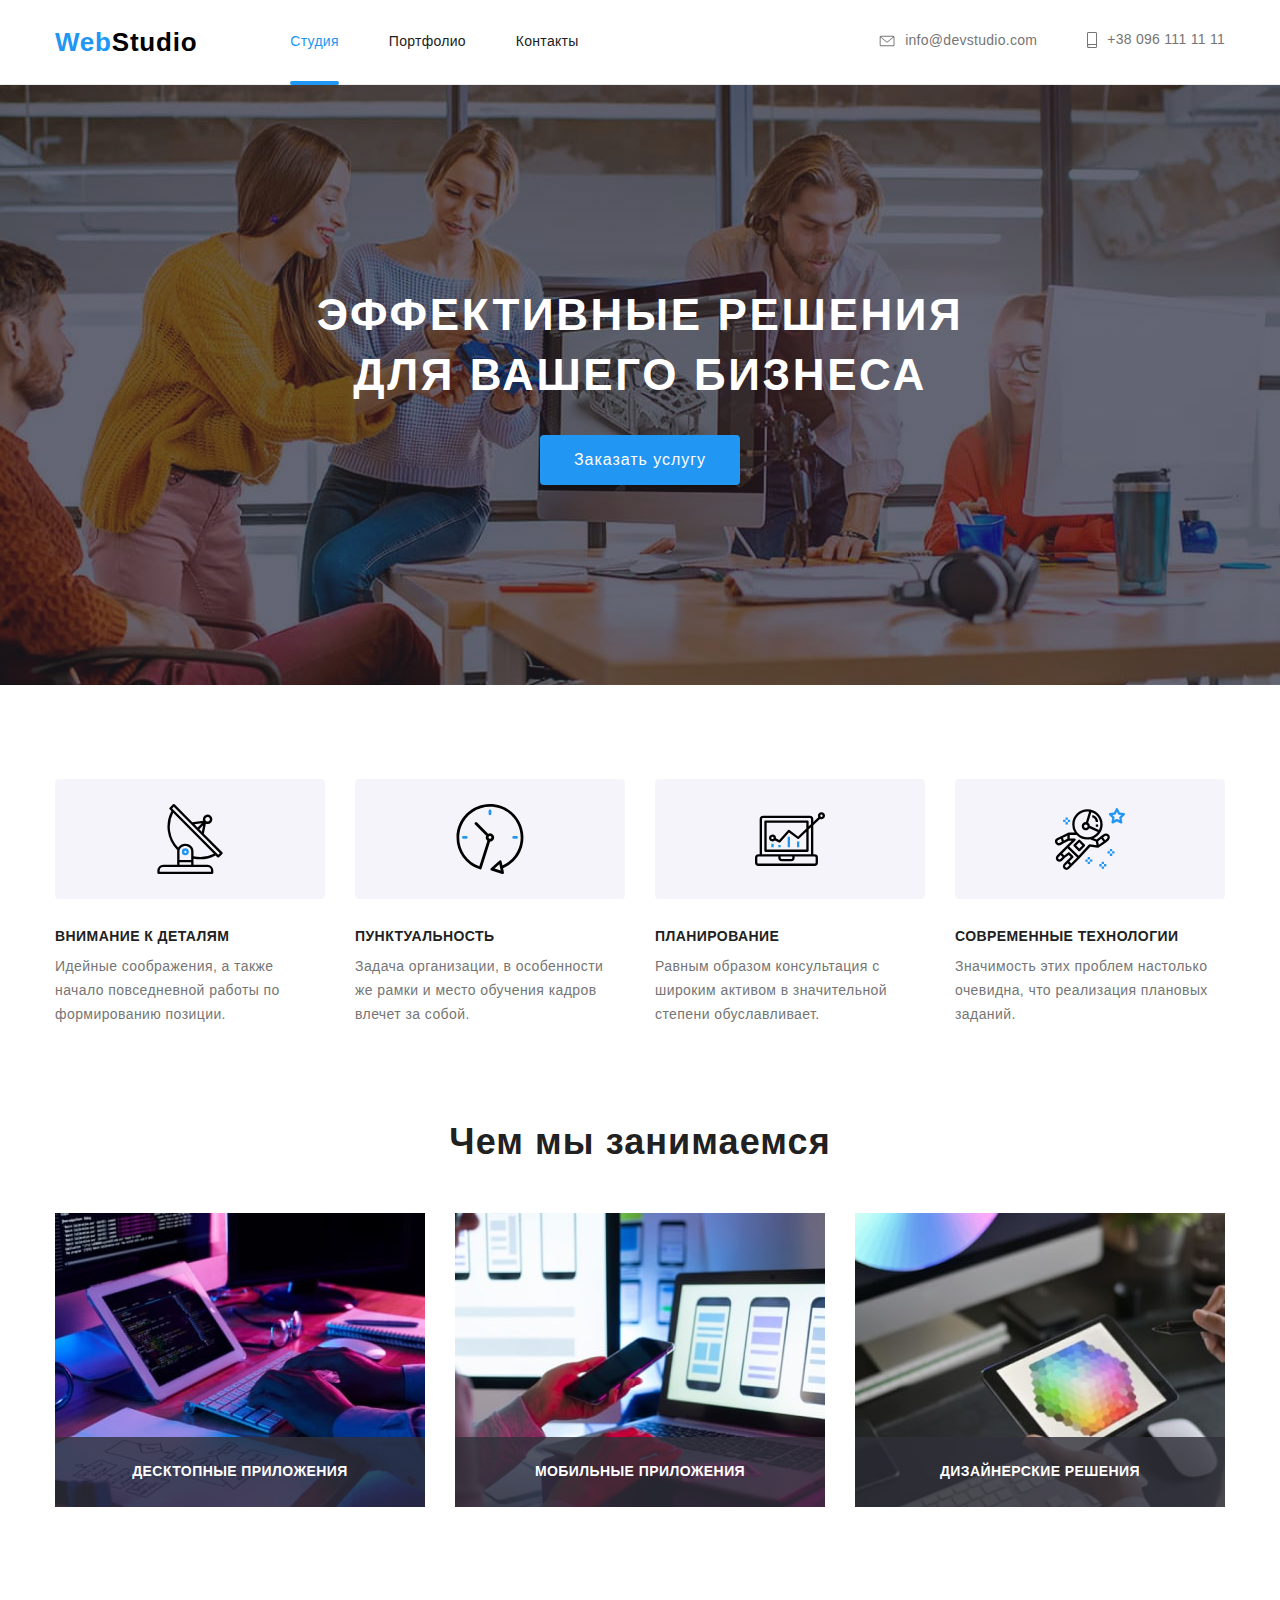
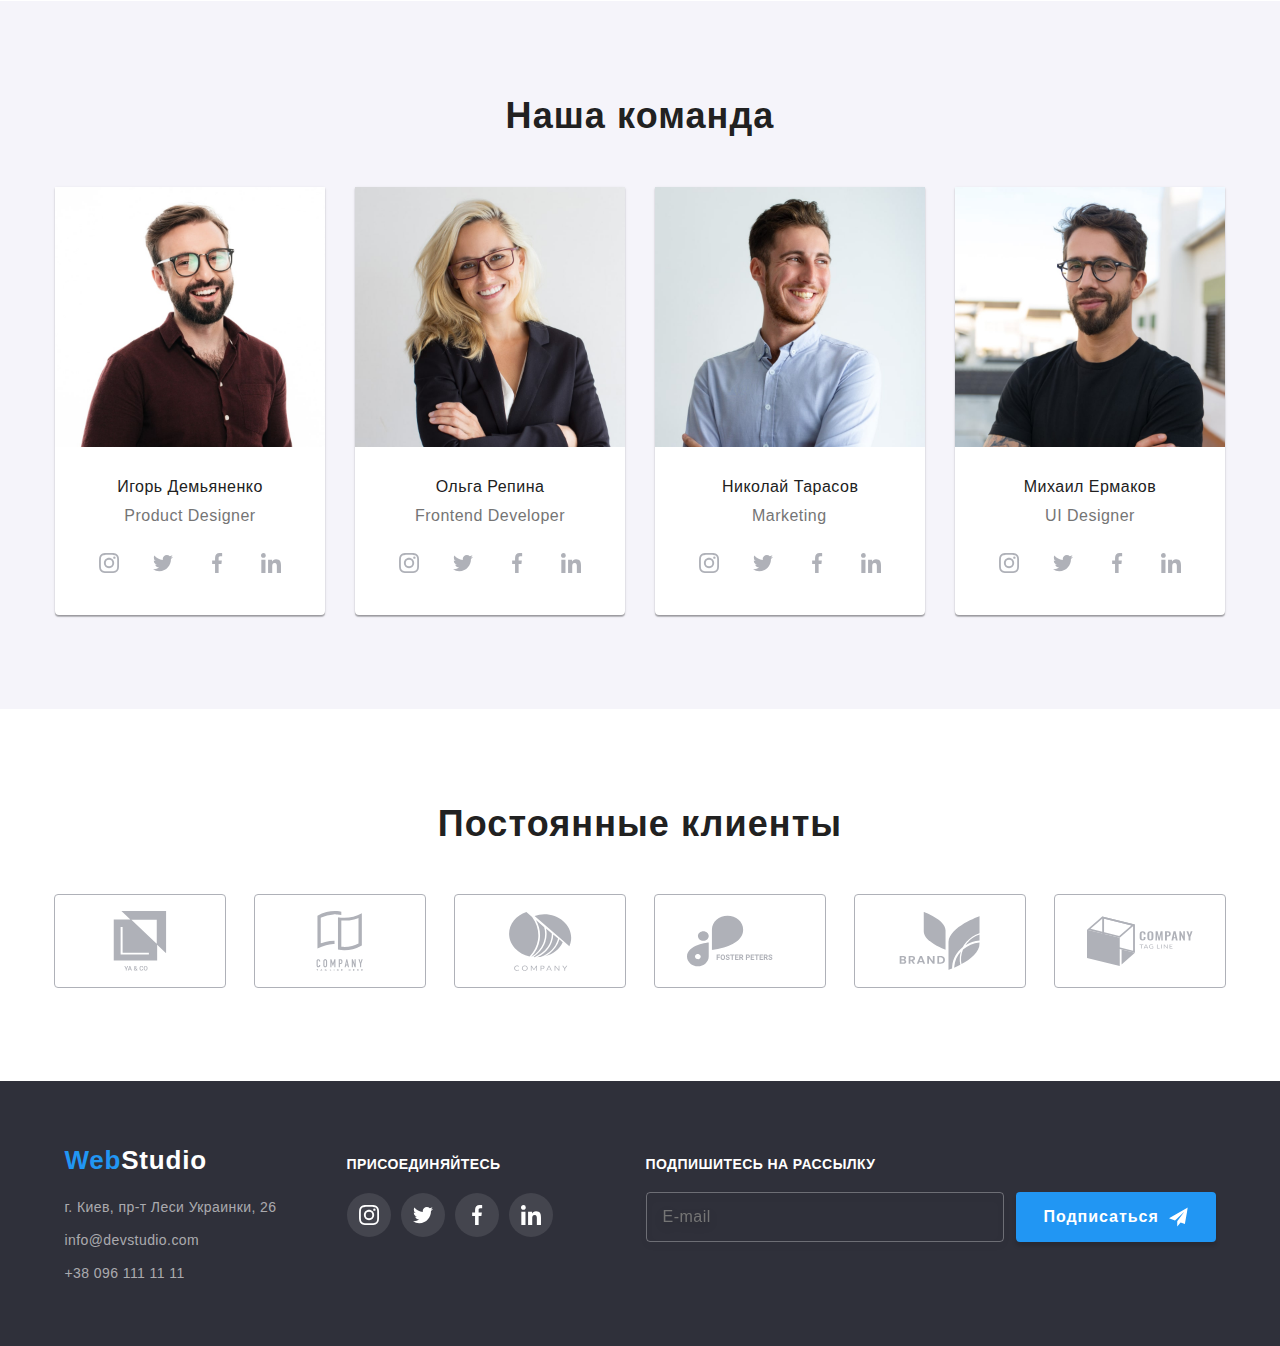
<file: index.html>
<!DOCTYPE html>
<html lang="ru">
  <head>
    <meta charset="UTF-8" />
    <meta http-equiv="X-UA-Compatible" content="IE=edge" />
    <meta name="viewport" content="width=device-width, initial-scale=1.0" />
    <title>Студия</title>
    <link
      href="https://fonts.google.com/share?selection.family=Raleway:wght@700%7CRoboto:wght@400;500;700;900"
      rel="stylesheet"
    />
    <link
      rel="stylesheet"
      href="https://cdnjs.cloudflare.com/ajax/libs/modern-normalize/1.0.0/modern-normalize.min.css"
    />
    <link rel="stylesheet" href="./css/main.min.css" />
    <!-- <link rel="stylesheet" href="./css/styles.css" /> -->
  </head>
  <body>
    <!-- Header -->
    <header class="header">
      <div class="container header-container">
        <nav class="header-nav">
          <a class="nav-logo" href=""> <span class="web">Web</span>Studio</a>
          <ul class="site-nav">
            <li class="header-item">
              <a href="./index.html" class="link current">Студия</a>
            </li>
            <li class="header-item">
              <a href="./portfolio.html" class="link">Портфолио</a>
            </li>
            <li class="header-item">
              <a href="" class="link">Контакты</a>
            </li>
          </ul>
        </nav>
        <ul class="contact">
          <li class="contact-item">
            <a href="mailto:info@devstudio.com" class="link">
              <svg class="contact-icon" width="16px" height="12px">
                <use
                  href="./images/images-decoration/icons.svg#icon-envelope"
                  class="contact-icon-svg"
                ></use></svg
              >info@devstudio.com</a
            >
          </li>
          <li class="contact-item">
            <a href="tel:+380961111111" class="link"
              ><svg class="contact-icon" width="10px" height="16px">
                <use
                  href="./images/images-decoration/icons.svg#icon-smartphone"
                  class="contact-icon-svg"
                ></use></svg
              >+38 096 111 11 11</a
            >
          </li>
        </ul>
      </div>
    </header>
    <main>
      <!-- Hero -->
      <section class="section hero-sec">
        <div class="container">
          <h1 class="hero-title">
            Эффективные решения<br />для вашего бизнеса
          </h1>
          <button type="button" class="button" data-modal-open>
            Заказать услугу
          </button>
        </div>
      </section>
      <!-- About -->
      <section class="section advantages">
        <div class="container">
          <h2 hidden>Наши сильние стороны</h2>
          <ul class="list">
            <li class="list__item item">
              <div class="list__item-icons">
                <svg class="list__advantages-icons" width="70" height="70">
                  <use
                    href="./images/images-decoration/icons.svg#icon-antenna"
                  ></use>
                </svg>
              </div>
              <h3 class="list__advantages-title">Внимание к деталям</h3>
              <p class="list__advantages-text">
                Идейные соображения, а также начало повседневной работы по
                формированию позиции.
              </p>
            </li>
            <li class="list__item item">
              <div class="list__item-icons">
                <svg class="list__advantages-icons" width="70" height="70">
                  <use
                    href="./images/images-decoration/icons.svg#icon-clock"
                  ></use>
                </svg>
              </div>
              <h3 class="list__advantages-title">Пунктуальность</h3>
              <p class="list__advantages-text">
                Задача организации, в особенности же рамки и место обучения
                кадров влечет за собой.
              </p>
            </li>
            <li class="list__item item">
              <div class="list__item-icons">
                <svg class="list__advantages-icons" width="70" height="70">
                  <use
                    href="./images/images-decoration/icons.svg#icon-diagram"
                  ></use>
                </svg>
              </div>
              <h3 class="list__advantages-title">Планирование</h3>
              <p class="list__advantages-text">
                Равным образом консультация с широким активом в значительной
                степени обуславливает.
              </p>
            </li>
            <li class="list__item item">
              <div class="list__item-icons">
                <svg class="list__advantages-icons" width="70" height="70">
                  <use
                    href="./images/images-decoration/icons.svg#icon-astronaut"
                  ></use>
                </svg>
              </div>
              <h3 class="list__advantages-title">Современные технологии</h3>
              <p class="list__advantages-text">
                Значимость этих проблем настолько очевидна, что реализация
                плановых заданий.
              </p>
            </li>
          </ul>
        </div>
      </section>
      <section class="section work">
        <div class="container">
          <h2 class="work-title">Чем мы занимаемся</h2>
          <ul class="work-examples">
            <li class="work-examples__card">
              <img
                src="./images/images-meanpage/box1.jpg"
                alt="разработчик набирает код на клавиатуре"
                width="370"
                height="294"
              />
              <div class="card-thumb">
                <h3 class="work-examples__card-title">Десктопные приложения</h3>
              </div>
            </li>
            <li class="work-examples__card">
              <img
                src="./images/images-meanpage/box2.jpg"
                alt="разработчик готовит телефонную веб-страницу"
                width="370"
                height="294"
              />
              <div class="card-thumb">
                <h3 class="work-examples__card-title">Мобильные приложения</h3>
              </div>
            </li>
            <li class="work-examples__card">
              <img
                src="./images/images-meanpage/box3.jpg"
                alt="дизайнер подбирает цвета на планшете"
                width="370"
                height="294"
              />
              <div class="card-thumb">
                <h3 class="work-examples__card-title">Дизайнерские решения</h3>
              </div>
            </li>
          </ul>
        </div>
      </section>
      <!-- Team -->
      <section class="section team">
        <div class="container">
          <h2 class="team-title">Наша команда</h2>
          <ul class="team-list">
            <li class="team-list__item">
              <img
                src="./images/images-meanpage/img4.jpg"
                alt="продукт дизайнер"
                width="270"
                height="260"
              />
              <h3 class="team-list__team-names first">Игорь Демьяненко</h3>
              <p lang="en" class="team-list__team-text first">
                Product Designer
              </p>
              <ul class="team-socials">
                <li class="team-socials__socials">
                  <a
                    href="https://www.instagram.com/"
                    class="team-socials__social-link"
                  >
                    <svg
                      class="team-socials__social-icon"
                      width="20px"
                      height="20px"
                    >
                      <use
                        href="./images/images-decoration/icons.svg#icon-instagram"
                      ></use>
                    </svg>
                  </a>
                </li>
                <li class="team-socials__socials">
                  <a
                    href="https://twitter.com/"
                    class="team-socials__social-link"
                  >
                    <svg
                      class="team-socials__social-icon"
                      width="20px"
                      height="20px"
                    >
                      <use
                        href="./images/images-decoration/icons.svg#icon-twitter"
                      ></use>
                    </svg>
                  </a>
                </li>
                <li class="team-socials__socials">
                  <a
                    href="https://www.facebook.com/"
                    class="team-socials__social-link"
                  >
                    <svg
                      class="team-socials__social-icon"
                      width="20px"
                      height="20px"
                    >
                      <use
                        href="./images/images-decoration/icons.svg#icon-facebook"
                      ></use>
                    </svg>
                  </a>
                </li>
                <li class="team-socials__socials">
                  <a
                    href="https://www.linkedin.com/"
                    class="team-socials__social-link"
                  >
                    <svg
                      class="team-socials__social-icon"
                      width="20px"
                      height="20px"
                    >
                      <use
                        href="./images/images-decoration/icons.svg#icon-linkedin"
                      ></use>
                    </svg>
                  </a>
                </li>
              </ul>
            </li>
            <li class="team-list__item">
              <img
                src="./images/images-meanpage/img1.jpg"
                alt="фронтенд разработчик"
                width="270"
                height="260"
              />
              <h3 class="team-list__team-names second">Ольга Репина</h3>
              <p lang="en" class="team-list__team-text second">
                Frontend Developer
              </p>
              <ul class="team-socials">
                <li class="team-socials__socials">
                  <a
                    href="https://www.instagram.com/"
                    class="team-socials__social-link"
                  >
                    <svg
                      class="team-socials__social-icon"
                      width="20px"
                      height="20px"
                    >
                      <use
                        href="./images/images-decoration/icons.svg#icon-instagram"
                      ></use>
                    </svg>
                  </a>
                </li>
                <li class="team-socials__socials">
                  <a
                    href="https://twitter.com/"
                    class="team-socials__social-link"
                  >
                    <svg
                      class="team-socials__social-icon"
                      width="20px"
                      height="20px"
                    >
                      <use
                        href="./images/images-decoration/icons.svg#icon-twitter"
                      ></use>
                    </svg>
                  </a>
                </li>
                <li class="team-socials__socials">
                  <a
                    href="https://www.facebook.com/"
                    class="team-socials__social-link"
                  >
                    <svg
                      class="team-socials__social-icon"
                      width="20px"
                      height="20px"
                    >
                      <use
                        href="./images/images-decoration/icons.svg#icon-facebook"
                      ></use>
                    </svg>
                  </a>
                </li>
                <li class="team-socials__socials">
                  <a
                    href="https://www.linkedin.com/"
                    class="team-socials__social-link"
                  >
                    <svg
                      class="team-socials__social-icon"
                      width="20px"
                      height="20px"
                    >
                      <use
                        href="./images/images-decoration/icons.svg#icon-linkedin"
                      ></use>
                    </svg>
                  </a>
                </li>
              </ul>
            </li>
            <li class="team-list__item">
              <img
                src="./images/images-meanpage/img2.jpg"
                alt="маркетолог"
                width="270"
                height="260"
              />
              <h3 class="team-list__team-names third">Николай Тарасов</h3>
              <p lang="en" class="team-list__team-text third">Marketing</p>
              <ul class="team-socials">
                <li class="team-socials__socials">
                  <a
                    href="https://www.instagram.com/"
                    class="team-socials__social-link"
                  >
                    <svg
                      class="team-socials__social-icon"
                      width="20px"
                      height="20px"
                    >
                      <use
                        href="./images/images-decoration/icons.svg#icon-instagram"
                      ></use>
                    </svg>
                  </a>
                </li>
                <li class="team-socials__socials">
                  <a
                    href="https://twitter.com/"
                    class="team-socials__social-link"
                  >
                    <svg
                      class="team-socials__social-icon"
                      width="20px"
                      height="20px"
                    >
                      <use
                        href="./images/images-decoration/icons.svg#icon-twitter"
                      ></use>
                    </svg>
                  </a>
                </li>
                <li class="team-socials__socials">
                  <a
                    href="https://www.facebook.com/"
                    class="team-socials__social-link"
                  >
                    <svg
                      class="team-socials__social-icon"
                      width="20px"
                      height="20px"
                    >
                      <use
                        href="./images/images-decoration/icons.svg#icon-facebook"
                      ></use>
                    </svg>
                  </a>
                </li>
                <li class="team-socials__socials">
                  <a
                    href="https://www.linkedin.com/"
                    class="team-socials__social-link"
                  >
                    <svg
                      class="team-socials__social-icon"
                      width="20px"
                      height="20px"
                    >
                      <use
                        href="./images/images-decoration/icons.svg#icon-linkedin"
                      ></use>
                    </svg>
                  </a>
                </li>
              </ul>
            </li>
            <li class="team-list__item">
              <img
                src="./images/images-meanpage/img3.jpg"
                alt="дизайнер интерфейса"
                width="270"
                height="260"
              />
              <h3 class="team-list__team-names fourth">Михаил Ермаков</h3>
              <p lang="en" class="team-list__team-text fourth">UI Designer</p>
              <ul class="team-socials">
                <li class="team-socials__socials">
                  <a
                    href="https://www.instagram.com/"
                    class="team-socials__social-link"
                  >
                    <svg
                      class="team-socials__social-icon"
                      width="20px"
                      height="20px"
                    >
                      <use
                        href="./images/images-decoration/icons.svg#icon-instagram"
                      ></use>
                    </svg>
                  </a>
                </li>
                <li class="team-socials__socials">
                  <a
                    href="https://twitter.com/"
                    class="team-socials__social-link"
                  >
                    <svg
                      class="team-socials__social-icon"
                      width="20px"
                      height="20px"
                    >
                      <use
                        href="./images/images-decoration/icons.svg#icon-twitter"
                      ></use>
                    </svg>
                  </a>
                </li>
                <li class="team-socials__socials">
                  <a
                    href="https://www.facebook.com/"
                    class="team-socials__social-link"
                  >
                    <svg
                      class="team-socials__social-icon"
                      width="20px"
                      height="20px"
                    >
                      <use
                        href="./images/images-decoration/icons.svg#icon-facebook"
                      ></use>
                    </svg>
                  </a>
                </li>
                <li class="team-socials__socials">
                  <a
                    href="https://www.linkedin.com/"
                    class="team-socials__social-link"
                  >
                    <svg
                      class="team-socials__social-icon"
                      width="20px"
                      height="20px"
                    >
                      <use
                        href="./images/images-decoration/icons.svg#icon-linkedin"
                      ></use>
                    </svg>
                  </a>
                </li>
              </ul>
            </li>
          </ul>
        </div>
      </section>
      <section class="section clients">
        <div class="container">
          <h2 class="clients-title">Постоянные клиенты</h2>
          <ul class="clients-list">
            <li class="clients-list__clients-item">
              <div class="clients-list__clients-thumb">
                <a href="" class="clients-list__clients-link">
                  <svg
                    class="clients-list__clients-icon"
                    width="106px"
                    height="60px"
                  >
                    <use
                      href="./images/images-decoration/icons.svg#icon-client1"
                    ></use>
                  </svg>
                </a>
              </div>
            </li>
            <li class="clients-list__clients-item">
              <div class="clients-list__clients-thumb">
                <a href="" class="clients-list__clients-link">
                  <svg
                    class="clients-list__clients-icon"
                    width="106px"
                    height="60px"
                  >
                    <use
                      href="./images/images-decoration/icons.svg#icon-client2"
                    ></use>
                  </svg>
                </a>
              </div>
            </li>
            <li class="clients-list__clients-item">
              <div class="clients-list__clients-thumb">
                <a href="" class="clients-list__clients-link">
                  <svg
                    class="clients-list__clients-icon"
                    width="106px"
                    height="60px"
                  >
                    <use
                      href="./images/images-decoration/icons.svg#icon-client3"
                    ></use>
                  </svg>
                </a>
              </div>
            </li>
            <li class="clients-list__clients-item">
              <div class="clients-list__clients-thumb">
                <a href="" class="clients-list__clients-link">
                  <svg
                    class="clients-list__clients-icon"
                    width="106px"
                    height="60px"
                  >
                    <use
                      href="./images/images-decoration/icons.svg#icon-client4"
                    ></use>
                  </svg>
                </a>
              </div>
            </li>
            <li class="clients-list__clients-item">
              <div class="clients-list__clients-thumb">
                <a href="" class="clients-list__clients-link">
                  <svg
                    class="clients-list__clients-icon"
                    width="106px"
                    height="60px"
                  >
                    <use
                      href="./images/images-decoration/icons.svg#icon-client5"
                    ></use>
                  </svg>
                </a>
              </div>
            </li>
            <li class="clients-list__clients-item">
              <div class="clients-list__clients-thumb">
                <a href="" class="clients-list__clients-link">
                  <svg
                    class="clients-list__clients-icon"
                    width="106px"
                    height="60px"
                  >
                    <use
                      href="./images/images-decoration/icons.svg#icon-client6"
                    ></use>
                  </svg>
                </a>
              </div>
            </li>
          </ul>
        </div>
      </section>
    </main>
    <!-- Footer -->
    <footer class="footer">
      <div class="footer-container">
        <div class="footer-nav">
          <a href="" class="footer-logo"> <span class="web">Web</span>Studio</a>
          <address class="address">
            <ul class="address-list">
              <li class="list-item">
                <a href="" class="address-link"
                  >г. Киев, пр-т Леси Украинки, 26</a
                >
              </li>
              <li class="list-item">
                <a href="mailto:info@devstudio.com" class="address-link mail"
                  >info@devstudio.com</a
                >
              </li>
              <li class="list-item">
                <a href="tel:+380961111111" class="address-link tel"
                  >+38 096 111 11 11</a
                >
              </li>
            </ul>
          </address>
        </div>
        <div class="footer-connection">
          <h3 class="connection-title">присоединяйтесь</h3>
          <ul class="social-items">
            <li class="socials">
              <a href="https://www.instagram.com/" class="social-link">
                <svg class="footer-social-icon" width="20px" height="20px">
                  <use
                    href="./images/images-decoration/icons.svg#icon-instagram"
                  ></use>
                </svg>
              </a>
            </li>
            <li class="socials">
              <a href="https://twitter.com/" class="social-link">
                <svg class="footer-social-icon" width="20px" height="20px">
                  <use
                    href="./images/images-decoration/icons.svg#icon-twitter"
                  ></use>
                </svg>
              </a>
            </li>
            <li class="socials">
              <a href="https://www.facebook.com/" class="social-link">
                <svg class="footer-social-icon" width="20px" height="20px">
                  <use
                    href="./images/images-decoration/icons.svg#icon-facebook"
                  ></use>
                </svg>
              </a>
            </li>
            <li class="socials">
              <a href="https://www.linkedin.com/" class="social-link">
                <svg class="footer-social-icon" width="20px" height="20px">
                  <use
                    href="./images/images-decoration/icons.svg#icon-linkedin"
                  ></use>
                </svg>
              </a>
            </li>
          </ul>
        </div>
        <form action="footer-form" class="footer-form">
          <h3 class="form-title">Подпишитесь на рассылку</h3>
          <div class="form-thumb">
            <label class="footer-form-fild">
              <input
                type="email"
                class="footer-form-input"
                name="email"
                placeholder="E-mail"
              />
            </label>
            <button type="submit" class="footer-form-button">
              Подписаться
              <svg class="footer-form-icon" width="20px" height="20px">
                <use
                  href="./images/images-decoration/icons.svg#icon-telegram"
                ></use>
              </svg>
            </button>
          </div>
        </form>
      </div>
    </footer>
    <!-- Modal windows -->
    <div class="backdrop is-hidden" data-modal>
      <div class="modal">
        <button type="button" class="close-button" data-modal-close>
          <svg class="icon-close" width="30px" height="30px">
            <use
              href="./images/images-decoration/symbol-defs.svg#icon-close-icon"
              class="use-img"
            ></use>
          </svg>
        </button>
        <div class="modal-thumb">
          <p class="modal-title">Оставьте свои данные, мы вам перезвоним</p>
          <form action="modal-form" class="modal-form">
            <div class="label-fild-thumb">
              <label class="label-fild">
                <span class="label-name">Имя</span>
                <input
                  type="text"
                  class="label-input"
                  name="name"
                  placeholder=" "
                />
                <span class="label-icon">
                  <svg class="modal-icon">
                    <use
                      href="./images/images-decoration/icons.svg#icon-person-black"
                    ></use>
                  </svg>
                </span>
              </label>
            </div>

            <div class="label-fild-thumb">
              <label class="label-fild">
                <span class="label-name">Телефон</span>
                <input
                  type="tel"
                  class="label-input"
                  name="tel"
                  placeholder=" "
                />
                <span class="label-icon">
                  <svg class="modal-icon">
                    <use
                      href="./images/images-decoration/icons.svg#icon-phone-black"
                    ></use>
                  </svg>
                </span>
              </label>
            </div>

            <div class="label-fild-thumb">
              <label class="label-fild">
                <span class="label-name">Почта</span>
                <input
                  type="email"
                  class="label-input"
                  name="email"
                  placeholder=" "
                />
                <span class="label-icon">
                  <svg class="modal-icon">
                    <use
                      href="./images/images-decoration/icons.svg#icon-email-black"
                    ></use>
                  </svg>
                </span>
              </label>
            </div>

            <div class="label-fild-thumb">
              <label class="label-fild">
                <span class="label-name">Комментарий</span>
                <textarea
                  class="modal-textarea"
                  name="coment"
                  cols="5"
                  rows="4"
                  placeholder="Введите текст"
                ></textarea>
              </label>
            </div>

            <div class="label-checkbox-thumb">
              <label class="label-checkbox">
                <input
                  class="modal-form-checkbox"
                  type="checkbox"
                  name="checkbox"
                  value="Соглашаюсь с рассылкой и принимаю Условия договора"
                />
                <span class="checkbox-icon"></span>
                Соглашаюсь с рассылкой и принимаю
                <a href="" class="checkbox-link">Условия договора</a>
              </label>
            </div>

            <div class="modal-button-send-thumb">
              <label class="modal-button-send">
                <button type="submit" class="modal-form-button">
                  Отправить
                </button>
              </label>
            </div>
          </form>
        </div>
      </div>
    </div>
    <script src="./js/modal.js"></script>
  </body>
</html>
</file>
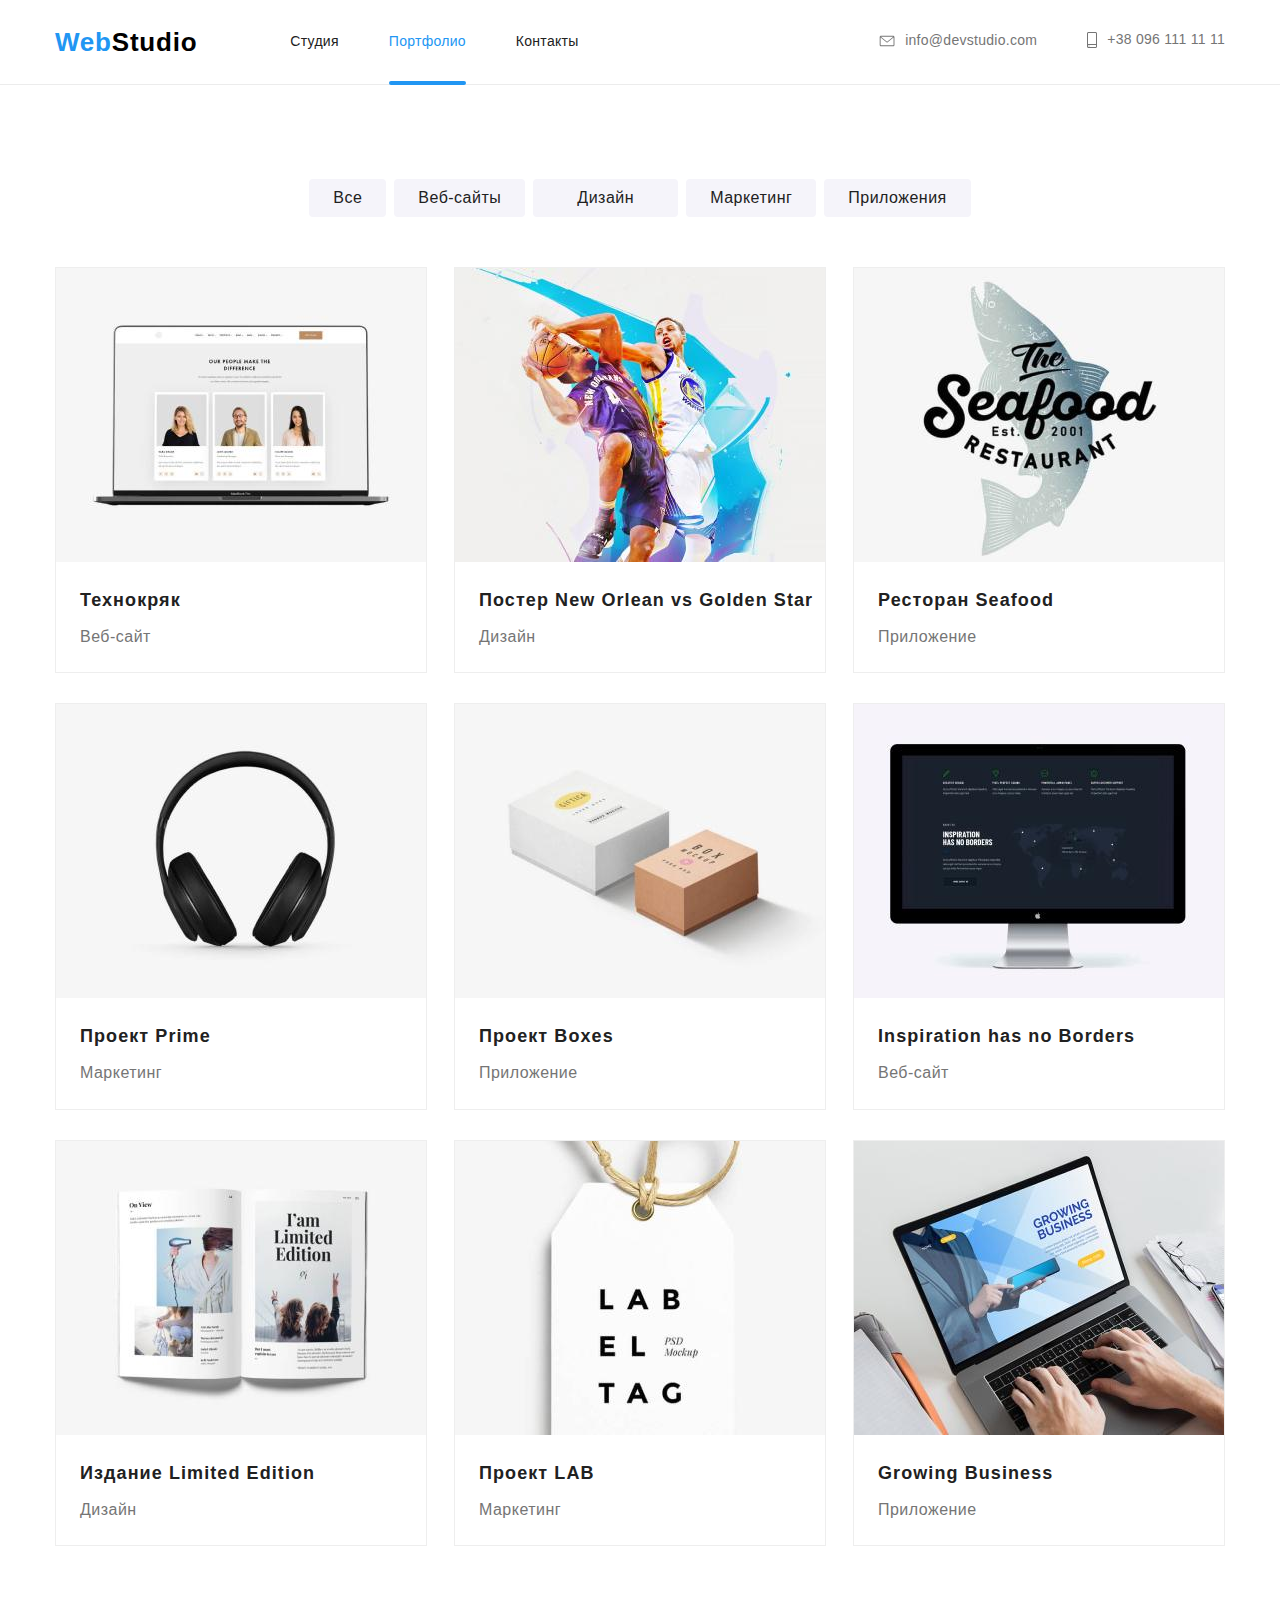
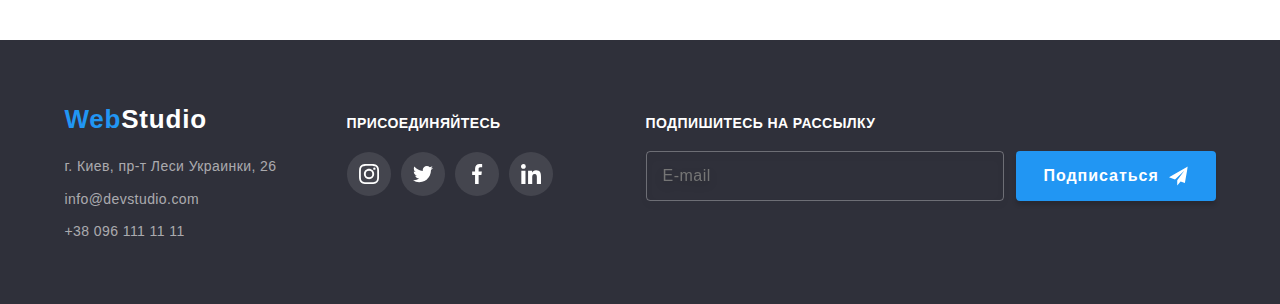
<file: portfolio.html>
<!DOCTYPE html>
<html lang="ru">
  <head>
    <meta charset="UTF-8" />
    <meta http-equiv="X-UA-Compatible" content="IE=edge" />
    <meta name="viewport" content="width=device-width, initial-scale=1.0" />
    <title>Портфолио</title>
    <link
      href="https://fonts.google.com/share?selection.family=Raleway:wght@700%7CRoboto:wght@400;500;700;900"
      rel="stylesheet"
    />
    <link
      rel="stylesheet"
      href="https://cdnjs.cloudflare.com/ajax/libs/modern-normalize/1.0.0/modern-normalize.min.css"
    />
    <link rel="stylesheet" href="./css/main.min.css" />
    <!-- <link rel="stylesheet" href="./css/styles.css" /> -->
  </head>
  <body>
    <!-- Header -->
    <header class="header">
      <div class="container header-container">
        <nav class="header-nav">
          <a class="nav-logo" href=""> <span class="web">Web</span>Studio</a>
          <ul class="site-nav">
            <li class="header-item">
              <a href="./index.html" class="link">Студия</a>
            </li>
            <li class="header-item">
              <a href="./portfolio.html" class="link current">Портфолио</a>
            </li>
            <li class="header-item">
              <a href="" class="link">Контакты</a>
            </li>
          </ul>
        </nav>
        <ul class="contact">
          <li class="contact-item">
            <a href="mailto:info@devstudio.com" class="link">
              <svg class="contact-icon" width="16px" height="12px">
                <use
                  href="./images/images-decoration/icons.svg#icon-envelope"
                  class="contact-icon-svg"
                ></use></svg
              >info@devstudio.com</a
            >
          </li>
          <li class="contact-item">
            <a href="tel:+380961111111" class="link"
              ><svg class="contact-icon" width="10px" height="16px">
                <use
                  href="./images/images-decoration/icons.svg#icon-smartphone"
                  class="contact-icon-svg"
                ></use></svg
              >+38 096 111 11 11</a
            >
          </li>
        </ul>
      </div>
    </header>
    <main>
      <!-- Portfolio -->
      <section class="section portfolio">
        <div class="container">
          <h1 hidden>Filter-bottons</h1>
          <ul class="buttons-list">
            <li class="buttons">
              <button class="button all current" type="button">Все</button>
            </li>
            <li class="buttons">
              <button class="button sites" type="button">Веб-сайты</button>
            </li>
            <li class="buttons">
              <button class="button designe" type="button">Дизайн</button>
            </li>
            <li class="buttons">
              <button class="button marketing" type="button">Маркетинг</button>
            </li>
            <li class="buttons">
              <button class="button apps" type="button">Приложения</button>
            </li>
          </ul>
          <!-- All filters -->
          <h2 class="filter-title" hidden>All-filters</h2>
          <ul class="filter-list">
            <li class="filter-item">
              <a href="" class="filter-item-link">
                <div class="image-thumb">
                  <img
                    class="filter-img"
                    src="./images/images-portfolio/img1.jpg"
                    alt="открытый лептоп"
                    width="370"
                    height="294"
                  />
                  <div class="overlay-filter-item">
                    <p class="overlay-filter-item-text">
                      Технокряк это современная площадка распространения
                      коронавируса. Компании используют эту платформу для
                      цифрового шпионажа и атак на защищённые сервера
                      конкурентов.
                    </p>
                  </div>
                </div>
                <div class="filter">
                  <h3 class="filter-subtitle">Технокряк</h3>
                  <p class="filter-paragraph">Веб-сайт</p>
                </div>
              </a>
            </li>
            <li class="filter-item">
              <a href="" class="filter-item-link">
                <div class="image-thumb">
                  <img
                    class="filter-img"
                    src="./images/images-portfolio/img2.jpg"
                    alt="баскетболисты"
                    width="370"
                    height="294"
                  />
                  <div class="overlay-filter-item">
                    <p class="overlay-filter-item-text">
                      Технокряк это современная площадка распространения
                      коронавируса. Компании используют эту платформу для
                      цифрового шпионажа и атак на защищённые сервера
                      конкурентов.
                    </p>
                  </div>
                </div>
                <div class="filter lessmargin">
                  <h3 class="filter-subtitle" lang="en">
                    <span>Постер</span> New Orlean vs Golden Star
                  </h3>
                  <p class="filter-paragraph">Дизайн</p>
                </div>
              </a>
            </li>
            <li class="filter-item">
              <a href="" class="filter-item-link">
                <div class="image-thumb">
                  <img
                    class="filter-img"
                    src="./images/images-portfolio/img3.jpg"
                    alt="логотип ресторана"
                    width="370"
                    height="294"
                  />
                  <div class="overlay-filter-item">
                    <p class="overlay-filter-item-text">
                      Технокряк это современная площадка распространения
                      коронавируса. Компании используют эту платформу для
                      цифрового шпионажа и атак на защищённые сервера
                      конкурентов.
                    </p>
                  </div>
                </div>
                <div class="filter">
                  <h3 class="filter-subtitle" lang="en">
                    <span>Ресторан</span> Seafood
                  </h3>
                  <p class="filter-paragraph">Приложение</p>
                </div>
              </a>
            </li>
            <li class="filter-item">
              <a href="" class="filter-item-link">
                <div class="image-thumb">
                  <img
                    class="filter-img"
                    src="./images/images-portfolio/img4.jpg"
                    alt="наушники"
                    width="370"
                    height="294"
                  />
                  <div class="overlay-filter-item">
                    <p class="overlay-filter-item-text">
                      Технокряк это современная площадка распространения
                      коронавируса. Компании используют эту платформу для
                      цифрового шпионажа и атак на защищённые сервера
                      конкурентов.
                    </p>
                  </div>
                </div>
                <div class="filter">
                  <h3 class="filter-subtitle" lang="en">
                    <span>Проект</span> Prime
                  </h3>
                  <p class="filter-paragraph">Маркетинг</p>
                </div>
              </a>
            </li>
            <li class="filter-item">
              <a href="" class="filter-item-link">
                <div class="image-thumb">
                  <img
                    class="filter-img"
                    src="./images/images-portfolio/img5.jpg"
                    alt="белая и коричневая коробки"
                    width="370"
                    height="294"
                  />
                  <div class="overlay-filter-item">
                    <p class="overlay-filter-item-text">
                      Технокряк это современная площадка распространения
                      коронавируса. Компании используют эту платформу для
                      цифрового шпионажа и атак на защищённые сервера
                      конкурентов.
                    </p>
                  </div>
                </div>
                <div class="filter">
                  <h3 class="filter-subtitle" lang="en">
                    <span>Проект</span> Boxes
                  </h3>
                  <p class="filter-paragraph">Приложение</p>
                </div>
              </a>
            </li>
            <li class="filter-item">
              <a href="" class="filter-item-link">
                <div class="image-thumb">
                  <img
                    class="filter-img"
                    src="./images/images-portfolio/img6.jpg"
                    alt="монитор Mac"
                    width="370"
                    height="294"
                  />
                  <div class="overlay-filter-item">
                    <p class="overlay-filter-item-text">
                      Технокряк это современная площадка распространения
                      коронавируса. Компании используют эту платформу для
                      цифрового шпионажа и атак на защищённые сервера
                      конкурентов.
                    </p>
                  </div>
                </div>
                <div class="filter">
                  <h3 class="filter-subtitle" lang="en">
                    Inspiration has no Borders
                  </h3>
                  <p class="filter-paragraph">Веб-сайт</p>
                </div>
              </a>
            </li>
            <li class="filter-item">
              <a href="" class="filter-item-link">
                <div class="image-thumb">
                  <img
                    class="filter-img"
                    src="./images/images-portfolio/img7.jpg"
                    alt="развернутый журнал"
                    width="370"
                    height="294"
                  />
                  <div class="overlay-filter-item">
                    <p class="overlay-filter-item-text">
                      Технокряк это современная площадка распространения
                      коронавируса. Компании используют эту платформу для
                      цифрового шпионажа и атак на защищённые сервера
                      конкурентов.
                    </p>
                  </div>
                </div>
                <div class="filter">
                  <h3 class="filter-subtitle" lang="en">
                    <span>Издание</span> Limited Edition
                  </h3>
                  <p class="filter-paragraph">Дизайн</p>
                </div>
              </a>
            </li>
            <li class="filter-item">
              <a href="" class="filter-item-link">
                <div class="image-thumb">
                  <img
                    class="filter-img"
                    src="./images/images-portfolio/img8.jpg"
                    alt="этикетка"
                    width="370"
                    height="294"
                  />
                  <div class="overlay-filter-item">
                    <p class="overlay-filter-item-text">
                      Технокряк это современная площадка распространения
                      коронавируса. Компании используют эту платформу для
                      цифрового шпионажа и атак на защищённые сервера
                      конкурентов.
                    </p>
                  </div>
                </div>
                <div class="filter">
                  <h3 class="filter-subtitle" lang="en">
                    <span>Проект</span> LAB
                  </h3>
                  <p class="filter-paragraph">Маркетинг</p>
                </div>
              </a>
            </li>
            <li class="filter-item">
              <a href="" class="filter-item-link">
                <div class="image-thumb">
                  <img
                    class="filter-img"
                    src="./images/images-portfolio/img9.jpg"
                    alt="лептоп Mac"
                    width="370"
                    height="294"
                  />
                  <div class="overlay-filter-item">
                    <p class="overlay-filter-item-text">
                      Технокряк это современная площадка распространения
                      коронавируса. Компании используют эту платформу для
                      цифрового шпионажа и атак на защищённые сервера
                      конкурентов.
                    </p>
                  </div>
                </div>
                <div class="filter">
                  <h3 class="filter-subtitle" lang="en">Growing Business</h3>
                  <p class="filter-paragraph">Приложение</p>
                </div>
              </a>
            </li>
          </ul>
        </div>
      </section>
    </main>
    <!-- Footer -->
    <footer class="footer">
      <div class="footer-container">
        <div class="footer-nav">
          <a href="" class="footer-logo"> <span class="web">Web</span>Studio</a>
          <address class="address">
            <ul class="address-list">
              <li class="list-item">
                <a href="" class="address-link"
                  >г. Киев, пр-т Леси Украинки, 26</a
                >
              </li>
              <li class="list-item">
                <a href="mailto:info@devstudio.com" class="address-link mail"
                  >info@devstudio.com</a
                >
              </li>
              <li class="list-item">
                <a href="tel:+380961111111" class="address-link tel"
                  >+38 096 111 11 11</a
                >
              </li>
            </ul>
          </address>
        </div>
        <div class="footer-connection">
          <h3 class="connection-title">присоединяйтесь</h3>
          <ul class="social-items">
            <li class="socials">
              <a href="https://www.instagram.com/" class="social-link">
                <svg class="footer-social-icon" width="20px" height="20px">
                  <use
                    href="./images/images-decoration/icons.svg#icon-instagram"
                  ></use>
                </svg>
              </a>
            </li>
            <li class="socials">
              <a href="https://twitter.com/" class="social-link">
                <svg class="footer-social-icon" width="20px" height="20px">
                  <use
                    href="./images/images-decoration/icons.svg#icon-twitter"
                  ></use>
                </svg>
              </a>
            </li>
            <li class="socials">
              <a href="https://www.facebook.com/" class="social-link">
                <svg class="footer-social-icon" width="20px" height="20px">
                  <use
                    href="./images/images-decoration/icons.svg#icon-facebook"
                  ></use>
                </svg>
              </a>
            </li>
            <li class="socials">
              <a href="https://www.linkedin.com/" class="social-link">
                <svg class="footer-social-icon" width="20px" height="20px">
                  <use
                    href="./images/images-decoration/icons.svg#icon-linkedin"
                  ></use>
                </svg>
              </a>
            </li>
          </ul>
        </div>
        <form action="footer-form" class="footer-form">
          <h3 class="form-title">Подпишитесь на рассылку</h3>
          <div class="form-thumb">
            <label class="footer-form-fild">
              <input
                type="email"
                class="footer-form-input"
                name="email"
                placeholder="E-mail"
              />
            </label>
            <button type="submit" class="footer-form-button">
              Подписаться
              <svg class="footer-form-icon" width="20px" height="20px">
                <use
                  href="./images/images-decoration/icons.svg#icon-telegram"
                ></use>
              </svg>
            </button>
          </div>
        </form>
      </div>
    </footer>
  </body>
</html>
</file>
<file: css/main.min.css>
:root{--primary-text-color: #757575;--secondary-text-color: #ffffff;--title-text-color: #212121;--accent-color: #2196f3;--background-hero: #2f303a;--background-footer: #2f303a;--background-ourteam: #f5f4fa;--fill-icon-social: #afb1b8}body{font-family:"Roboto", "Raleway", sans-serif;color:#757575;background-color:#ffffff;font-style:normal}ul{list-style:none;padding:0;margin:0}button{cursor:pointer}h1,h2,h3,p{margin:0;padding:0}img{display:block;max-width:100%;height:auto;margin:0px}.container{width:1200px;margin:0 auto;padding:0px 15px}.header{max-width:1600px;border-bottom:1px solid #ececec}.header-container{display:flex;align-items:center;padding:0px 15px}.header-nav{display:flex;align-items:center}.site-nav{display:flex;align-items:center}.header-item{margin-right:50px}.header-item:first-child{margin-left:93px}.contact-item{margin-left:50px;padding-top:32px;padding-bottom:32px}.contact-item:first-child{margin-left:0}.contact{display:flex;margin-left:auto;align-items:center}.site-nav .link.current{position:relative;padding:32px 0px;color:var(--accent-color)}.site-nav .link.current::after{position:absolute;bottom:-3px;left:0px;content:"";width:100%;height:4px;background-color:var(--accent-color);border-radius:2px;opacity:1;transition-duration:250ms;transition-timing-function:cubic-bezier(0.4, 0, 0.2, 1)}.site-nav .link{color:var(--title-text-color);font-weight:500;font-size:14px;line-height:1.14;letter-spacing:0.02em;color:var(--title-text-color);text-decoration:none;display:block;transition-property:color, background-color;transition-duration:250ms;transition-timing-function:cubic-bezier(0.4, 0, 0.2, 1)}.site-nav .link:hover,.site-nav .link:focus{color:var(--accent-color)}.contact .link{display:inline-flex;align-items:center;color:var(--primary-text-color);font-style:normal;font-weight:500;font-size:14px;line-height:1.14;letter-spacing:0.02em;text-decoration:none;transition-property:color;transition-duration:250ms;transition-timing-function:cubic-bezier(0.4, 0, 0.2, 1)}.contact-icon{margin-right:10px;fill:var(--primary-text-color)}.contact .link:hover .contact-icon,.contact .link:focus .contact-icon{fill:var(--accent-color)}.contact .link:hover,.contact .link:focus{color:var(--accent-color)}.nav-logo{font-family:"Raleway", sans-serif;font-weight:bold;font-size:26px;line-height:1.19;letter-spacing:0.03em;text-decoration:none;color:#000000;text-decoration:none;display:block}.web{font-family:"Raleway", sans-serif;font-weight:bold;font-size:26px;line-height:1.19;letter-spacing:0.03em;text-decoration:none;color:var(--accent-color);text-decoration:none}.section{max-width:1600px;padding:94px 0px}.section.work{padding-top:0px}.hero-sec{max-width:1600px;max-height:600px;text-align:center;padding:200px 0px;background-color:#c4c4c4;background-image:linear-gradient(rgba(47,48,58,0.4), rgba(47,48,58,0.4)),url(../images/images-decoration/Img-hero.jpg);background-size:cover;background-position:center;background-repeat:no-repeat}.hero-sec .button{padding:10px 32px;box-shadow:0px 4px 4px rgba(0,0,0,0.15);color:var(--secondary-text-color);text-align:center;letter-spacing:0.06em;min-width:200px;height:50px;background-color:var(--accent-color)}.hero-title{font-weight:900;font-size:44px;line-height:1.36;letter-spacing:0.06em;text-transform:uppercase;color:var(--secondary-text-color);margin-bottom:30px}.list{display:flex;padding:0;margin:0;list-style:none;justify-content:center}.list__item{max-width:270px;margin-right:30px;margin-bottom:0px}.list__item:nth-child(4){margin-right:0px}.address-list>.list__item:nth-child(3){margin-bottom:0px}.list__item-icons{display:flex;align-items:center;justify-content:center;width:270px;height:120px;background-color:#f5f4fa;border-radius:4px;margin-bottom:30px}.list-text{width:270px}.list-text.details{margin-right:14px}.list-text.punctuality{margin-right:46px}.list-text.planing{margin-right:30px}.list__advantages-title{margin-bottom:10px;font-weight:bold;font-size:14px;line-height:1.14;letter-spacing:0.03em;text-transform:uppercase;color:var(--title-text-color);margin-top:10px}.list__advantages-title:first-child{margin-top:0px}.list__advantages-text{font-size:14px;line-height:1.71;letter-spacing:0.03em;color:var(--primary-text-color)}.work-title{font-weight:bold;font-size:36px;line-height:1.17;letter-spacing:0.03em;color:var(--title-text-color);text-align:center;margin-bottom:50px}.work-examples{display:flex;justify-content:space-between}.work-examples__card{position:relative}.card-thumb{display:flex;justify-content:center;position:absolute;bottom:0px;left:0px;width:100%;background:rgba(47,48,58,0.8)}.work-examples__card-title{font-style:normal;font-weight:bold;font-size:14px;line-height:1.14;letter-spacing:0.03em;text-transform:uppercase;color:#ffffff;padding:27px 0px}.team-title{font-weight:bold;font-size:36px;line-height:1.17;letter-spacing:0.03em;color:var(--title-text-color);text-align:center;margin-bottom:50px}.team-list__team-names{font-weight:500;font-size:16px;line-height:1.19;letter-spacing:0.03em;color:var(--title-text-color);height:19px;margin-top:30px;margin-bottom:10px}.team-list__team-names.first{min-width:151px;text-align:center}.team-list__team-names.second{min-width:109px;text-align:center}.team-list__team-names.third{min-width:137px;margin-left:67px;margin-right:66px}.team-list__team-names.fourth{min-width:134px;text-align:center}.team-list__team-text{font-size:16px;line-height:1.19;letter-spacing:0.03em;color:var(--primary-text-color);margin-bottom:0}.team-list__team-text.first{min-width:130px;text-align:center}.team-list__team-text.second{min-width:147px;text-align:center}.team-list__team-text.third{min-width:76px;margin-left:97px;margin-right:97px}.team-list__team-text.fourth{min-width:87px;text-align:center}.team{background-color:var(--background-ourteam)}.team-list{display:flex;justify-content:space-between;padding:0;margin:0;list-style:none}.team-list__item{padding:0;margin:0;list-style:none;flex-basis:calc(100 / 3);background:#ffffff;box-shadow:0px 1px 3px rgba(0,0,0,0.12),0px 1px 1px rgba(0,0,0,0.14),0px 2px 1px rgba(0,0,0,0.2);border-radius:0px 0px 4px 4px}.team-list__item:first-child{margin-left:0}.team-socials{display:flex;padding:16px 32px 30px 32px}.team-socials__socials{margin-right:10px}.team-socials__socials:nth-child(4){margin-right:0px}.team-socials__social-link{display:inline-flex;align-items:center;justify-content:center;width:44px;height:44px;background-color:var(--secondary-text-color);border-radius:50%;transition-property:background-color;transition-duration:250ms;transition-timing-function:cubic-bezier(0.4, 0, 0.2, 1)}.team-socials__social-link:hover,.team-socials__social-link:focus{background-color:var(--accent-color);fill:var(--secondary-text-color)}.team-socials__social-icon{fill:var(--fill-icon-social);transition-property:fill;transition-duration:250ms;transition-timing-function:cubic-bezier(0.4, 0, 0.2, 1)}.team-socials__social-link:hover .team-socials__social-icon,.team-socials__social-link:focus .team-socials__social-icon{fill:var(--secondary-text-color)}.clients-title{font-weight:bold;font-size:36px;line-height:1.17;letter-spacing:0.03em;color:var(--title-text-color);text-align:center;margin-bottom:50px}.clients-list{display:flex}.clients-list__clients-item{margin-right:30px}.clients-list__clients-item:nth-child(6){margin-right:0px}.clients-list__clients-thumb{display:flex;align-items:center;justify-content:center;width:170px;height:92px;background-color:var(--secondary-text-color)}.clients-list__clients-link{display:inline-flex;padding:16px 32px;border:1px solid #afb1b8;box-sizing:border-box;border-radius:4px;transition-property:border;transition-duration:250ms;transition-timing-function:cubic-bezier(0.4, 0, 0.2, 1)}.clients-list__clients-link:hover,.clients-list__clients-link:focus{border:1px solid var(--accent-color)}.clients-list__clients-icon{fill:#afb1b8;transition-property:fill;transition-duration:250ms;transition-timing-function:cubic-bezier(0.4, 0, 0.2, 1)}.clients-list__clients-link:hover .clients-list__clients-icon{fill:var(--accent-color)}.footer-logo{display:block;margin-bottom:20px;font-family:"Raleway", sans-serif;font-weight:bold;font-size:26px;line-height:1.19;letter-spacing:0.03em;color:var(--secondary-text-color);text-decoration:none}.footer{display:flex;background-color:var(--background-footer);padding-top:60px;padding-bottom:60px;max-width:1600px}.address-list .address-link{font-style:normal;font-weight:normal;font-size:14px;line-height:1.71;letter-spacing:0.03em;color:rgba(255,255,255,0.6);text-decoration:none;transition-property:color;transition-duration:250ms;transition-timing-function:cubic-bezier(0.4, 0, 0.2, 1)}.address-list>.list-item{margin-right:0px;margin-bottom:9px}.address-list>.list-item.list-item:nth-child(3){margin-bottom:0px}.address-link{display:block}.address-list .address-link:hover,.address-list .address-link:focus{color:var(--accent-color)}.footer-container{display:flex;align-items:baseline;margin:0 auto;max-width:1200px;padding-left:15px;padding-right:15px}.footer-connection{width:206px;height:80px;margin-left:70px}.connection-title{margin-bottom:20px;font-weight:700;font-size:14px;line-height:1.14;letter-spacing:0.03em;text-transform:uppercase;color:var(--secondary-text-color)}.social-items{display:flex}.socials{margin-right:10px}.socials:last-child{margin:0}.social-link{display:inline-flex;align-items:center;justify-content:center;width:44px;height:44px;background-color:rgba(255,255,255,0.1);border-radius:50%}.social-link:hover,.social-link:focus{background-color:var(--accent-color);transition-duration:250ms;transition-timing-function:cubic-bezier(0.4, 0, 0.2, 1)}.footer-social-icon{fill:var(--secondary-text-color)}.backdrop{position:fixed;top:0;left:0;width:100%;height:100%;background:rgba(0,0,0,0.2);transition:opacity 250ms cubic-bezier(0.4, 0, 0.2, 1),visibility 250ms cubic-bezier(0.4, 0, 0.2, 1)}.backdrop.is-hidden{opacity:0;visibility:hidden;pointer-events:none}.backdrop.is-hidden .modal{transform:scale(2)}.modal{position:absolute;top:50%;left:50%;padding:40px;transform:translate(-50%, -50%);width:528px;height:581px;background-color:var(--secondary-text-color);border-radius:4px;transition:transform 250ms cubic-bezier(0.4, 0, 0.2, 1)}.close-button{position:absolute;top:8px;right:8px;display:flex;align-items:center;justify-content:center;border-radius:50%;cursor:pointer;width:30px;height:30px;background-color:#ffffff;border:1px solid #999999}.close-button:hover,.close-button:focus{border-radius:50%;fill:var(--accent-color);border-color:transparent;box-shadow:0px 3px 1px rgba(0,0,0,0.1),0px 1px 2px rgba(0,0,0,0.08),0px 2px 2px rgba(0,0,0,0.12)}.icon-close{width:18px;height:18px;justify-content:center;align-items:center;transition-property:fill;transition-duration:250ms;transition-timing-function:cubic-bezier(0.4, 0, 0.2, 1)}.modal-thumb{display:flex;flex-direction:column}.modal-title{font-style:normal;font-weight:bold;font-size:20px;line-height:1.15;text-align:center;letter-spacing:0.01em;color:var(--title-text-color);margin-top:0px;margin-bottom:12px}.modal-form{display:flex;flex-direction:column;width:auto;height:auto;position:relative}.label-fild-thumb{margin-bottom:10px}.label-fild-thumb:nth-child(4){margin-bottom:20px}.label-fild{display:block;position:relative}.label-name{display:block;font-style:normal;font-weight:normal;font-size:12px;line-height:14px;letter-spacing:0.01em;color:var(--primary-text-color);margin-bottom:4px}.label-input{width:100%;height:40px;border:1px solid rgba(33,33,33,0.2);box-sizing:border-box;border-radius:4px;padding-left:42px}.label-input:hover,.label-input:focus,.label-input:active{cursor:pointer;outline:none;border:1px solid var(--accent-color);transition:border 250ms cubic-bezier(0.4, 0, 0.2, 1)}.label-input:hover ~ .label-icon,.label-input:focus ~ .label-icon{cursor:pointer;fill:var(--accent-color)}.modal-textarea{width:100%;height:120px;font-style:normal;font-weight:normal;font-size:12px;line-height:1.17;letter-spacing:0.01em;color:rgba(117,117,117,0.5);border:1px solid rgba(33,33,33,0.2);box-sizing:border-box;border-radius:4px;padding:12px 16px;resize:none}.modal-textarea:hover,.modal-textarea:focus,.modal-textarea:active{cursor:pointer;outline:none;border:1px solid var(--accent-color);transition:border 250ms cubic-bezier(0.4, 0, 0.2, 1)}.modal-icon{position:absolute;height:18px;width:18px;left:12px;top:50%}.label-checkbox-thumb{text-align:center}.label-checkbox{display:inline-block;text-align:center;position:relative;font-style:normal;font-weight:normal;text-align:center;font-size:14px;line-height:1.71;letter-spacing:0.03em;color:var(--primary-text-color)}.modal-form-checkbox{position:absolute;width:1px;height:1px;margin:-1px;border:0;padding:0;clip:rect(0 0 0 0);overflow:hidden}.modal-button-send-thumb{margin-top:30px}.modal-button-send{display:flex;justify-content:center}.modal-form-button{font-style:normal;font-weight:bold;font-size:16px;line-height:30px;text-align:center;letter-spacing:0.06em;width:200px;height:50px;color:var(--secondary-text-color);background-color:var(--accent-color);border:none;box-shadow:0px 4px 4px rgba(0,0,0,0.15);border-radius:4px;padding:10px 0px;transition-property:border;transition-duration:250ms;transition-timing-function:cubic-bezier(0.4, 0, 0.2, 1)}.checkbox-link{color:var(--accent-color);text-decoration:underline}.checkbox-icon{display:inline-block;width:16px;height:15px;border:2px solid var(--title-text-color);border-radius:2px}.modal-form-checkbox:checked+.checkbox-icon{border-color:var(--accent-color);background-color:var(--accent-color);background-image:url("../images/images-decoration/icon-check.svg");background-size:contain;background-origin:border-box}.form-thumb{display:inline-flex}.footer-social-icon{fill:var(--secondary-text-color)}.footer-form{display:inline-flex;align-items:baseline;flex-wrap:wrap;width:570px;height:86px;margin-left:93px}.footer-form-fild{display:inline-flex;align-items:center;justify-content:center}.footer-form-icon{height:24px;width:24px;margin-left:10px}.form-title{display:block;font-style:normal;font-weight:bold;font-size:14px;line-height:16px;letter-spacing:0.03em;text-transform:uppercase;color:var(--secondary-text-color);margin-bottom:20px;padding-top:15px}.footer-form-input{outline:none;font-style:normal;font-weight:400;font-size:16px;line-height:1.25;display:flex;align-items:center;letter-spacing:0.03em;color:rgba(255,255,255,0.6);width:358px;height:50px;padding:15px 16px;margin-right:12px;color:var(--title--text-color);background:none;border:1px solid rgba(255,255,255,0.3);box-sizing:border-box;filter:drop-shadow(0px 4px 4px rgba(0,0,0,0.15));border-radius:4px;transition:border 250ms cubic-bezier(0.4, 0, 0.2, 1)}.footer-form-input:hover,.footer-form-input:focus{border:1px solid var(--accent-color);transition:border 250ms cubic-bezier(0.4, 0, 0.2, 1)}.footer-form-button{display:flex;align-items:center;font-style:normal;font-weight:bold;font-size:16px;line-height:30px;text-align:center;letter-spacing:0.06em;width:200px;height:50px;color:var(--secondary-text-color);background-color:var(--accent-color);border:none;box-shadow:0px 4px 4px rgba(0,0,0,0.15);border-radius:4px;padding:10px 28px;transition-property:border;transition-duration:250ms;transition-timing-function:cubic-bezier(0.4, 0, 0.2, 1)}.button{display:inline-block;border-radius:4px;height:38px;padding:6px 22px;color:var(--title-text-color);text-align:center;letter-spacing:0.03em;background-color:var(--background-ourteam);border-color:transparent;transition-property:color, background-color, border-color, box-shadow;transition-duration:250ms;transition-timing-function:cubic-bezier(0.4, 0, 0.2, 1)}.button:hover,.button:focus{color:var(--secondary-text-color);background-color:var(--accent-color);border-color:transparent;box-shadow:0px 3px 1px rgba(0,0,0,0.1),0px 1px 2px rgba(0,0,0,0.08),0px 2px 2px rgba(0,0,0,0.12)}.buttons-list{display:flex;justify-content:center;margin-bottom:50px}.buttons-list .button.all{min-width:73px}.buttons-list .button.sites{min-width:128px}.buttons-list .button.designe{min-width:145px}.buttons-list .buttons-list .button.marketing{min-width:103px}.buttons-list .button.apps{min-width:130px}.buttons{margin-right:8px}.buttons:nth-child(5){margin-right:0px}.filter-subtitle{font-weight:bold;font-size:18px;line-height:2;letter-spacing:0.06em;color:var(--title-text-color);padding-top:20px;padding-left:24px;padding-bottom:4px}.filter-paragraph{font-size:16px;line-height:1.88;letter-spacing:0.03em;color:var(--primary-text-color);padding-top:0px;padding-left:24px;padding-right:24px;padding-bottom:20px}.filter-list{display:flex;padding:0;margin:0;list-style:none;flex-wrap:wrap;justify-content:space-between}.filter-item{padding:0;margin-bottom:30px;list-style:none;flex-basis:calc(100 / 3);background:#ffffff;border:1px solid #eeeeee}.filter-item>.filter.lessmargin{margin:18px}.filter-item:nth-child(n+7){margin:0px}.filter-item-link{display:block;text-decoration:none;transition-property:box-shadow;transition-duration:250ms;transition-timing-function:cubic-bezier(0.4, 0, 0.2, 1)}.filter-item-link:hover,.filter-item-link:focus{box-shadow:0px 1px 1px rgba(0,0,0,0.12),0px 4px 4px rgba(0,0,0,0.06),1px 4px 6px rgba(0,0,0,0.16)}.filter-item-link:hover .overlay-filter-item,.filter-item-link:focus .overlay-filter-item{transform:translateY(0)}.image-thumb{position:relative;overflow:hidden}.overlay-filter-item{position:absolute;top:0px;left:0px;width:100%;height:100%;padding:63px 24px;background-color:rgba(33,150,243,0.9);transform:translateY(100%);transition:transform 250ms cubic-bezier(0.4, 0, 0.2, 1)}.overlay-filter-item-text{font-style:normal;font-weight:normal;text-align:left;font-size:18px;line-height:1.56;letter-spacing:0.03em;color:var(--secondary-text-color)}
/*# sourceMappingURL=main.min.css.map */
</file>
